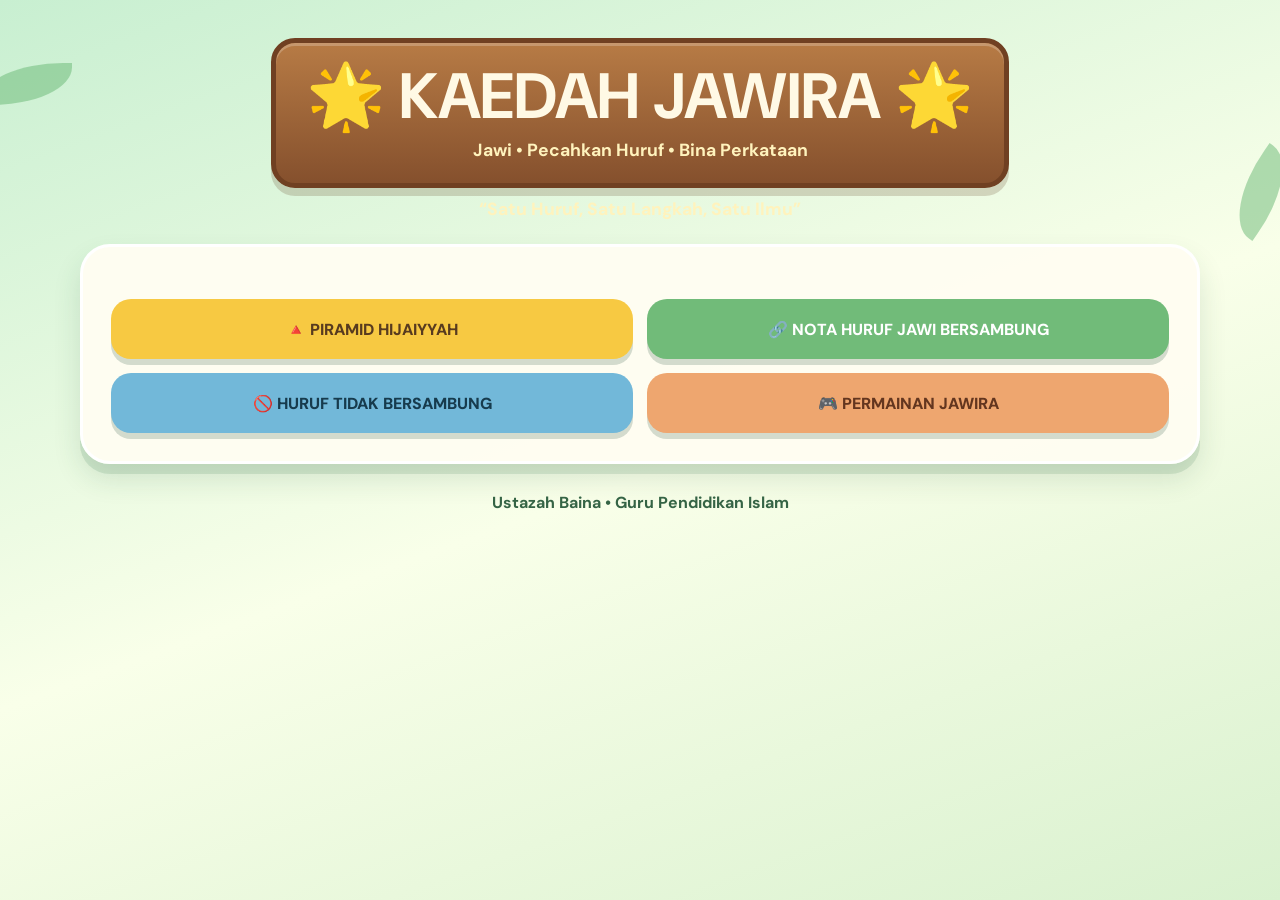
<file: index.html>
<!doctype html><html lang="ms"><head><meta charset="utf-8"><meta name="viewport" content="width=device-width,initial-scale=1"><title>JAWIRA • Utama</title><link rel="stylesheet" href="style.css"></head><body><div class="app"><span class="leaf one"></span><span class="leaf two"></span><main class="container"><section class="hero"><div class="wood"><h1>🌟 KAEDAH JAWIRA 🌟</h1><p>Jawi • Pecahkan Huruf • Bina Perkataan</p></div><p class="slogan">“Satu Huruf, Satu Langkah, Satu Ilmu”</p></section><div class="paper"><div class="menu"><button class="btn yellow" onclick="location.href='kotak1.html'">🔺 PIRAMID HIJAIYYAH</button><button class="btn green" onclick="location.href='kotak2.html'">🔗 NOTA HURUF JAWI BERSAMBUNG</button><button class="btn blue" onclick="location.href='kotak3.html'">🚫 HURUF TIDAK BERSAMBUNG</button><button class="btn orange" onclick="location.href='kotak4.html'">🎮 PERMAINAN JAWIRA</button></div></div></main><footer>Ustazah Baina • Guru Pendidikan Islam</footer></div></body></html>
</file>
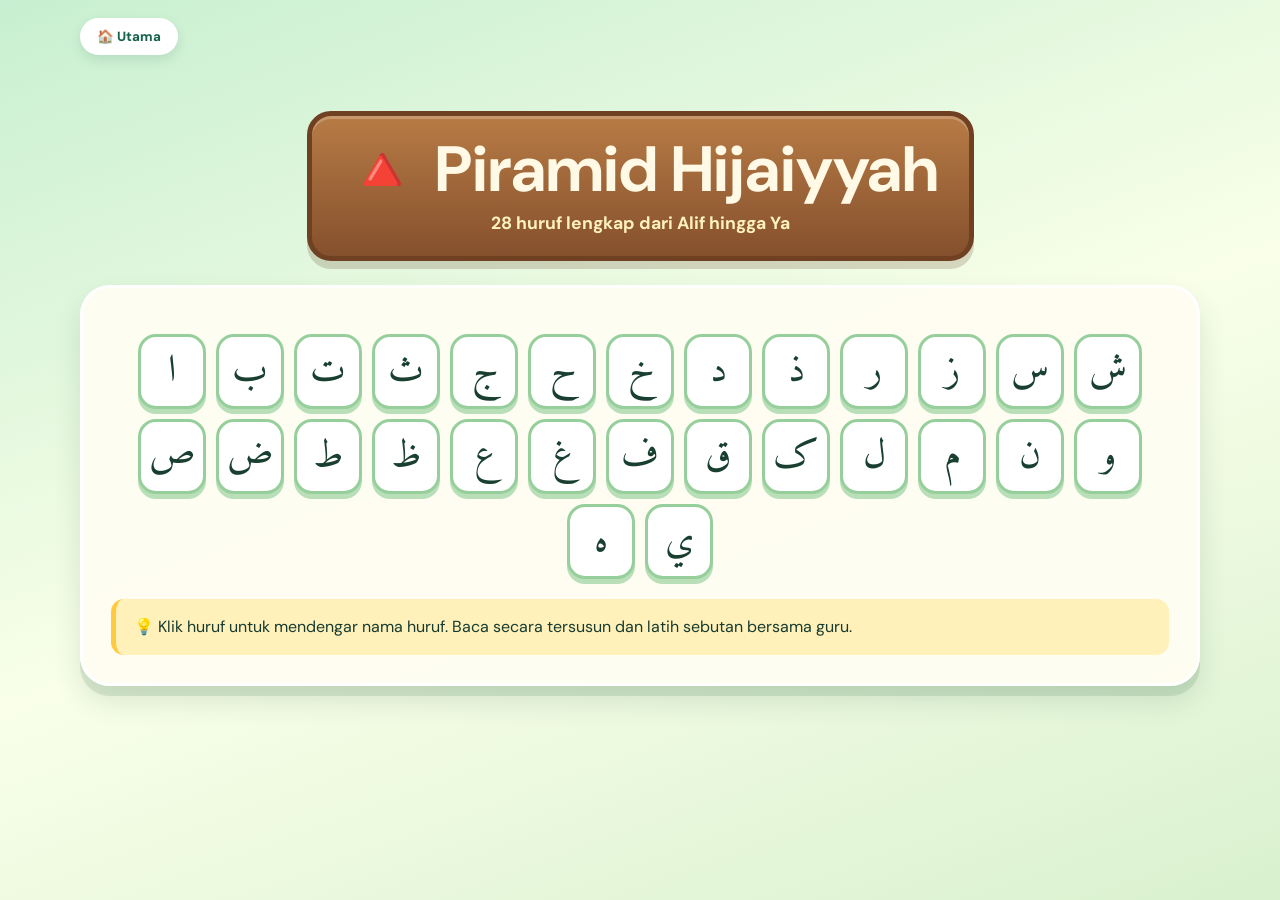
<file: kotak1.html>
<!doctype html><html lang="ms"><head><meta charset="utf-8"><meta name="viewport" content="width=device-width,initial-scale=1"><title>Piramid Hijaiyyah</title><link rel="stylesheet" href="style.css"></head><body><div class="app"><main class="container"><div class="topbar"><button onclick="location.href='index.html'">🏠 Utama</button></div><section class="hero"><div class="wood"><h1>🔺 Piramid Hijaiyyah</h1><p>28 huruf lengkap dari Alif hingga Ya</p></div></section><div class="paper"><div id="pyramid" class="letters"></div><div class="note">💡 Klik huruf untuk mendengar nama huruf. Baca secara tersusun dan latih sebutan bersama guru.</div></div></main></div><script src="script.js"></script><script>
const letters=[["ا","Alif"],["ب","Ba"],["ت","Ta"],["ث","Tha"],["ج","Jim"],["ح","Ha"],["خ","Kha"],["د","Dal"],["ذ","Dzal"],["ر","Ra"],["ز","Zai"],["س","Sin"],["ش","Syin"],["ص","Sad"],["ض","Dad"],["ط","Ta"],["ظ","Za"],["ع","Ain"],["غ","Ghain"],["ف","Fa"],["ق","Qaf"],["ک","Kaf"],["ل","Lam"],["م","Mim"],["ن","Nun"],["و","Wau"],["ه","Ha"],["ي","Ya"]];
document.getElementById("pyramid").innerHTML=letters.map(x=>`<button class="letter" onclick="speakName('${x[1]}')">${x[0]}</button>`).join("");
function speakName(t){if("speechSynthesis" in window){let u=new SpeechSynthesisUtterance(t);u.lang="ms-MY";speechSynthesis.speak(u)}}
</script></body></html>
</file>
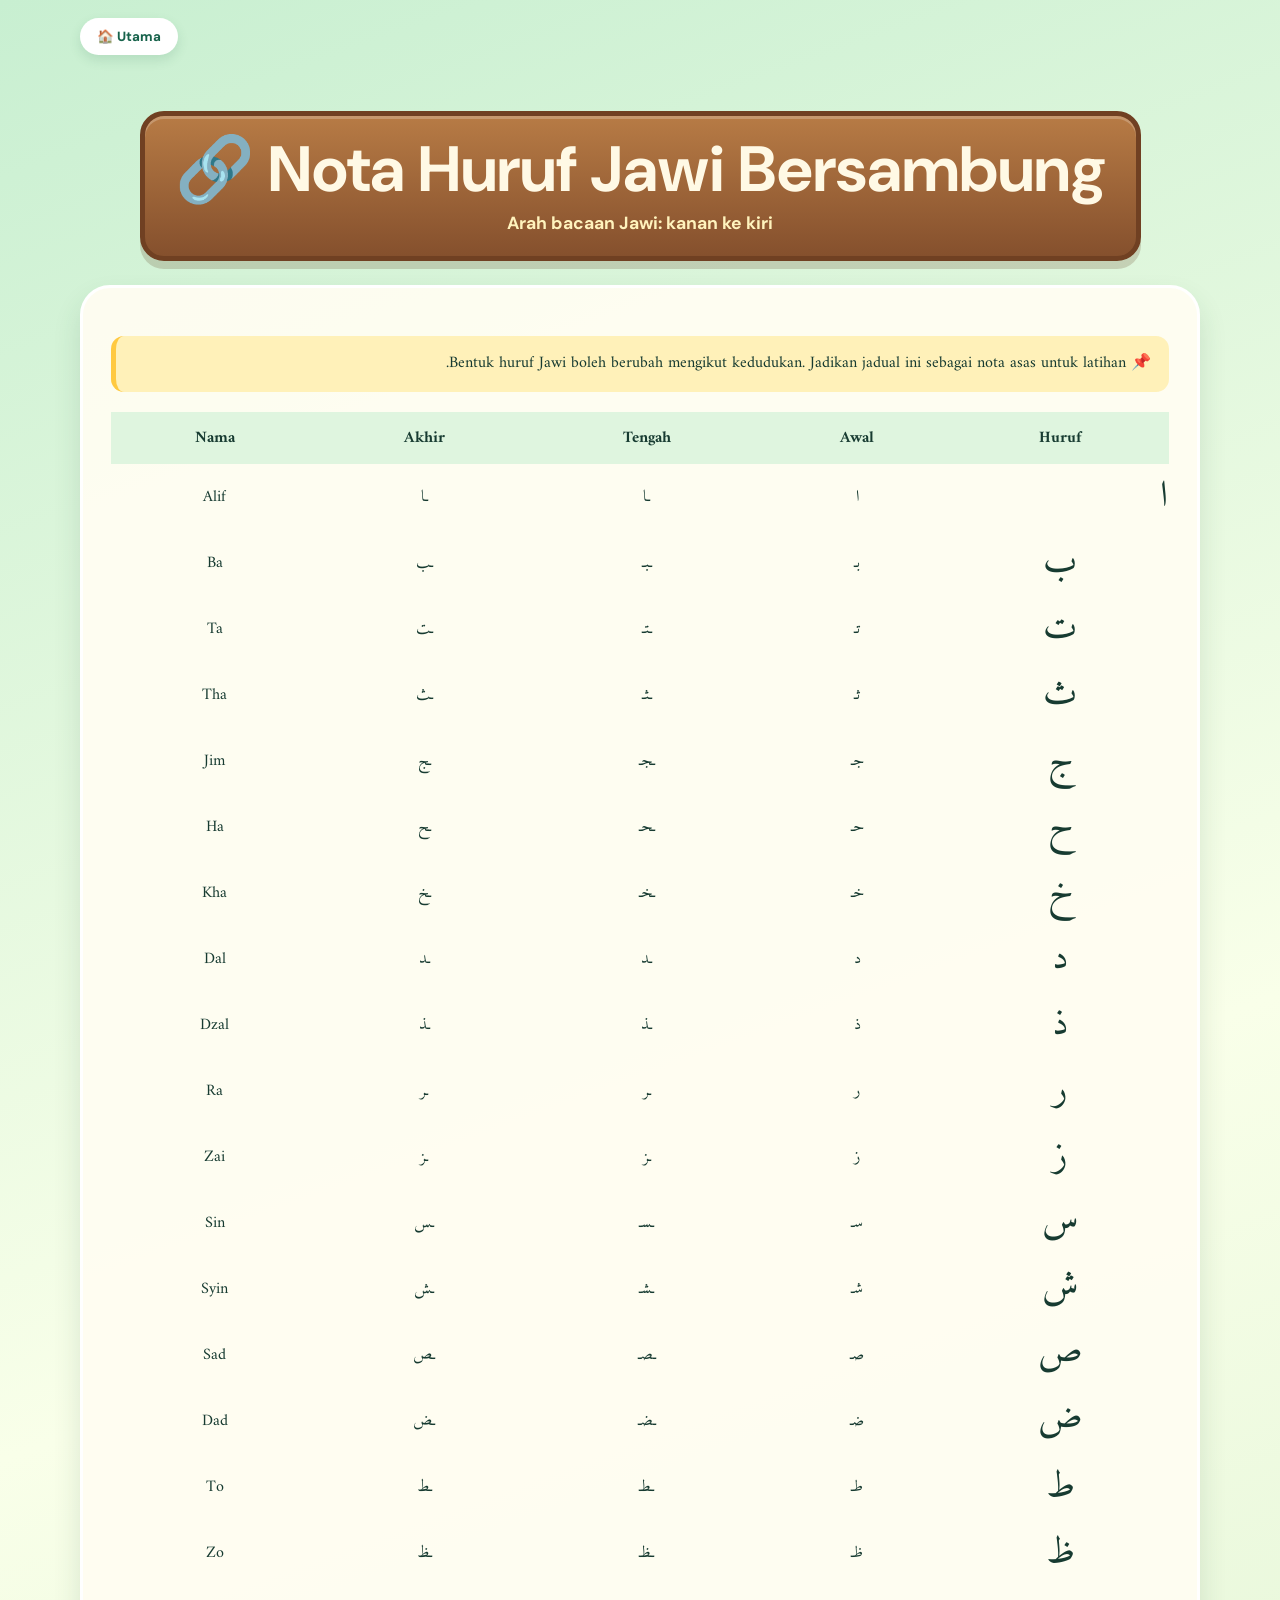
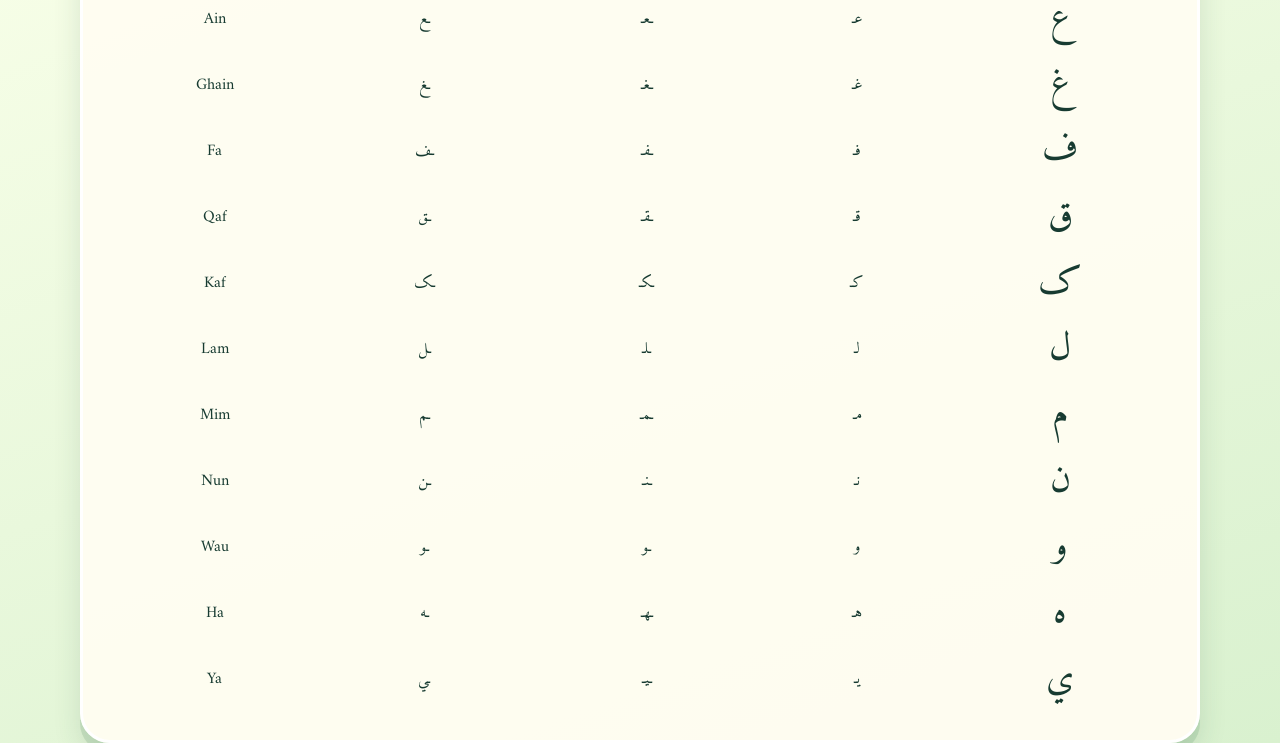
<file: kotak2.html>
<!doctype html><html lang="ms"><head><meta charset="utf-8"><meta name="viewport" content="width=device-width,initial-scale=1"><title>Nota Huruf Jawi Bersambung</title><link rel="stylesheet" href="style.css"></head><body><div class="app"><main class="container"><div class="topbar"><button onclick="location.href='index.html'">🏠 Utama</button></div><section class="hero"><div class="wood"><h1>🔗 Nota Huruf Jawi Bersambung</h1><p>Arah bacaan Jawi: kanan ke kiri</p></div></section><div class="paper jawi"><div class="note">📌 Bentuk huruf Jawi boleh berubah mengikut kedudukan. Jadikan jadual ini sebagai nota asas untuk latihan.</div><div style="overflow:auto;margin-top:20px"><table style="width:100%;border-collapse:collapse;text-align:center"><thead><tr><th style="padding:12px;background:#dff5df">Huruf</th><th style="padding:12px;background:#dff5df">Awal</th><th style="padding:12px;background:#dff5df">Tengah</th><th style="padding:12px;background:#dff5df">Akhir</th><th style="padding:12px;background:#dff5df">Nama</th></tr></thead><tbody>
<tr><td class="jawi" style="font-size:2.3rem">ا</td><td>ا</td><td>ـا</td><td>ـا</td><td>Alif</td></tr><tr><td style="font-size:2.3rem">ب</td><td>بـ</td><td>ـبـ</td><td>ـب</td><td>Ba</td></tr><tr><td style="font-size:2.3rem">ت</td><td>تـ</td><td>ـتـ</td><td>ـت</td><td>Ta</td></tr><tr><td style="font-size:2.3rem">ث</td><td>ثـ</td><td>ـثـ</td><td>ـث</td><td>Tha</td></tr><tr><td style="font-size:2.3rem">ج</td><td>جـ</td><td>ـجـ</td><td>ـج</td><td>Jim</td></tr><tr><td style="font-size:2.3rem">ح</td><td>حـ</td><td>ـحـ</td><td>ـح</td><td>Ha</td></tr><tr><td style="font-size:2.3rem">خ</td><td>خـ</td><td>ـخـ</td><td>ـخ</td><td>Kha</td></tr><tr><td style="font-size:2.3rem">د</td><td>د</td><td>ـد</td><td>ـد</td><td>Dal</td></tr><tr><td style="font-size:2.3rem">ذ</td><td>ذ</td><td>ـذ</td><td>ـذ</td><td>Dzal</td></tr><tr><td style="font-size:2.3rem">ر</td><td>ر</td><td>ـر</td><td>ـر</td><td>Ra</td></tr><tr><td style="font-size:2.3rem">ز</td><td>ز</td><td>ـز</td><td>ـز</td><td>Zai</td></tr><tr><td style="font-size:2.3rem">س</td><td>سـ</td><td>ـسـ</td><td>ـس</td><td>Sin</td></tr><tr><td style="font-size:2.3rem">ش</td><td>شـ</td><td>ـشـ</td><td>ـش</td><td>Syin</td></tr><tr><td style="font-size:2.3rem">ص</td><td>صـ</td><td>ـصـ</td><td>ـص</td><td>Sad</td></tr><tr><td style="font-size:2.3rem">ض</td><td>ضـ</td><td>ـضـ</td><td>ـض</td><td>Dad</td></tr><tr><td style="font-size:2.3rem">ط</td><td>طـ</td><td>ـطـ</td><td>ـط</td><td>To</td></tr><tr><td style="font-size:2.3rem">ظ</td><td>ظـ</td><td>ـظـ</td><td>ـظ</td><td>Zo</td></tr><tr><td style="font-size:2.3rem">ع</td><td>عـ</td><td>ـعـ</td><td>ـع</td><td>Ain</td></tr><tr><td style="font-size:2.3rem">غ</td><td>غـ</td><td>ـغـ</td><td>ـغ</td><td>Ghain</td></tr><tr><td style="font-size:2.3rem">ف</td><td>فـ</td><td>ـفـ</td><td>ـف</td><td>Fa</td></tr><tr><td style="font-size:2.3rem">ق</td><td>قـ</td><td>ـقـ</td><td>ـق</td><td>Qaf</td></tr><tr><td style="font-size:2.3rem">ک</td><td>کـ</td><td>ـکـ</td><td>ـک</td><td>Kaf</td></tr><tr><td style="font-size:2.3rem">ل</td><td>لـ</td><td>ـلـ</td><td>ـل</td><td>Lam</td></tr><tr><td style="font-size:2.3rem">م</td><td>مـ</td><td>ـمـ</td><td>ـم</td><td>Mim</td></tr><tr><td style="font-size:2.3rem">ن</td><td>نـ</td><td>ـنـ</td><td>ـن</td><td>Nun</td></tr><tr><td style="font-size:2.3rem">و</td><td>و</td><td>ـو</td><td>ـو</td><td>Wau</td></tr><tr><td style="font-size:2.3rem">ه</td><td>هـ</td><td>ـهـ</td><td>ـه</td><td>Ha</td></tr><tr><td style="font-size:2.3rem">ي</td><td>يـ</td><td>ـيـ</td><td>ـي</td><td>Ya</td></tr>
</tbody></table></div></div></main></div></body></html>
</file>
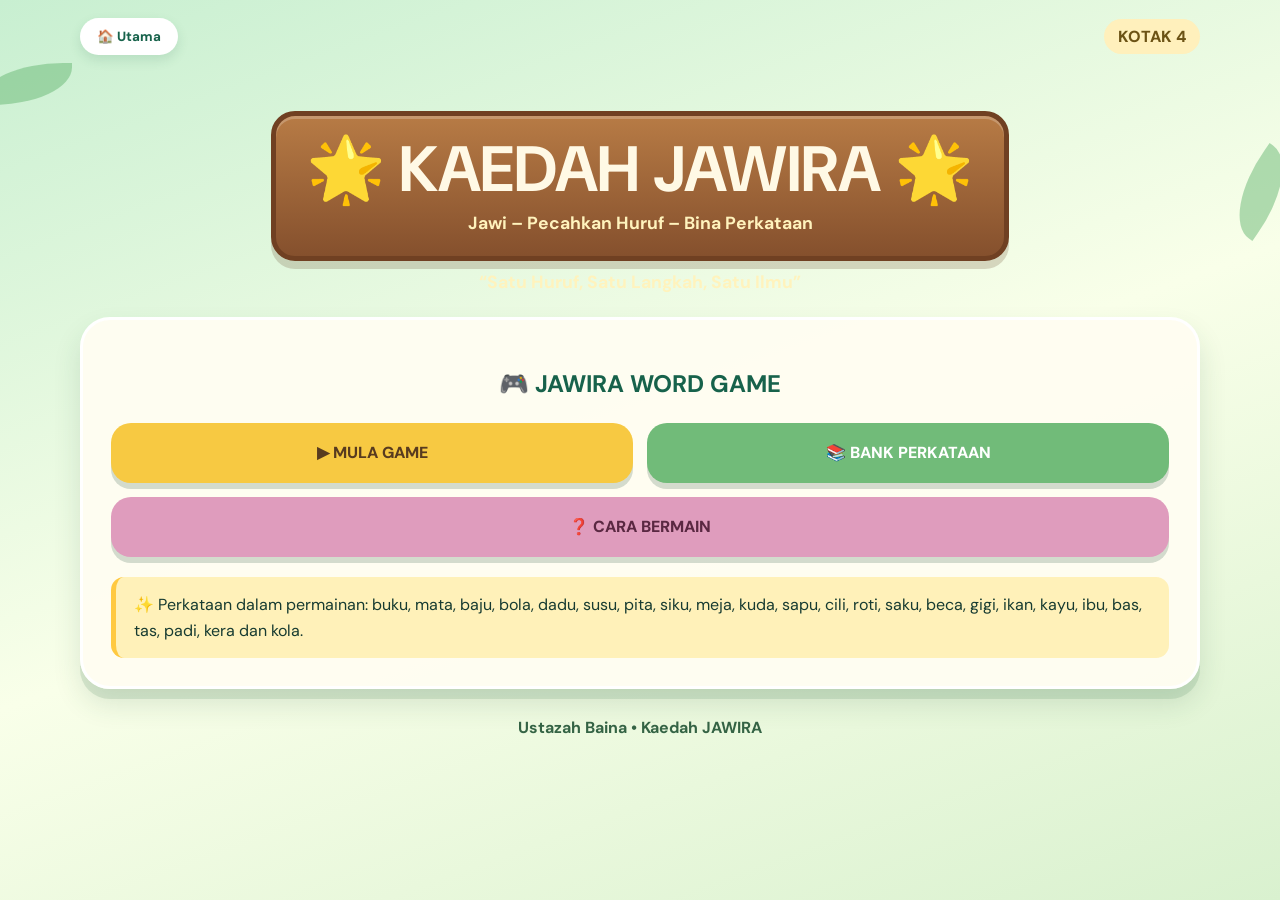
<file: kotak4.html>
<!doctype html><html lang="ms"><head><meta charset="utf-8"><meta name="viewport" content="width=device-width,initial-scale=1"><title>Permainan JAWIRA</title><link rel="stylesheet" href="style.css"></head><body><div class="app"><span class="leaf one"></span><span class="leaf two"></span><main class="container">
<section id="homeScreen" class="screen active"><div class="topbar"><button onclick="location.href='index.html'">🏠 Utama</button><span class="badge">KOTAK 4</span></div><section class="hero"><div class="wood"><h1>🌟 KAEDAH JAWIRA 🌟</h1><p>Jawi – Pecahkan Huruf – Bina Perkataan</p></div><p class="slogan">“Satu Huruf, Satu Langkah, Satu Ilmu”</p></section><div class="paper"><h2 style="text-align:center;color:#17624b">🎮 JAWIRA WORD GAME</h2><div class="menu"><button id="start" class="btn yellow">▶ MULA GAME</button><button id="learn" class="btn green">📚 BANK PERKATAAN</button><button id="how" class="btn pink wide">❓ CARA BERMAIN</button></div><div class="note">✨ Perkataan dalam permainan: buku, mata, baju, bola, dadu, susu, pita, siku, meja, kuda, sapu, cili, roti, saku, beca, gigi, ikan, kayu, ibu, bas, tas, padi, kera dan kola.</div></div></section>
<section id="gameScreen" class="screen"><div class="topbar"><button id="home">🏠 Utama</button><div class="status"><span class="pill">⭐ <span id="score">0</span> MARKAH</span></div></div><div class="paper"><div class="game-title"><span class="badge">RUMI → JAWI → BINA</span><h2>JAWIKAN PERKATAAN INI</h2><p>Pilih kad huruf Jawi dan susun mengikut perkataan yang betul.</p></div><div id="gameWord" style="text-align:center;font-size:2rem;font-weight:800;color:#e18232;margin:20px"></div><div id="answer" class="answer jawi word"></div><div id="letters" class="letters"></div><div class="actions"><button id="check" class="btn green">✓ SEMAK JAWAPAN</button> <button id="next" class="btn yellow">➡ SETERUSNYA</button> <button id="listen" class="btn blue">🔊 DENGAR</button></div><div id="feedback" class="feedback"></div><div class="note">💡 Ingat: Jawi dibaca dan disusun <b>dari kanan ke kiri</b>.</div></div></section>
<section id="learnScreen" class="screen"><div class="topbar"><button onclick="show('homeScreen')">← Kembali</button></div><div class="paper"><h2 style="text-align:center;color:#17624b">📚 BANK PERKATAAN JAWI</h2><div id="bank" class="word-bank"></div></div></section>
<section id="infoScreen" class="screen"><div class="topbar"><button onclick="show('homeScreen')">← Kembali</button></div><div class="paper info"><h2>❓ Cara Bermain JAWIRA</h2><ol><li>Pilih perkataan Rumi yang diberikan.</li><li>Klik huruf Jawi satu demi satu.</li><li>Susun huruf mengikut ejaan Jawi yang betul.</li><li>Pastikan membaca dan menyusun <b>kanan ke kiri</b>.</li><li>Tekan <b>Semak Jawapan</b>.</li><li>Jawapan betul mendapat <b>10 markah</b>.</li><li>Tekan <b>Dengar</b> untuk mendengar sebutan perkataan.</li></ol></div></section>
</main><footer>Ustazah Baina • Kaedah JAWIRA</footer></div><script src="script.js"></script></body></html>
</file>
<file: style.css>
@import url('https://fonts.googleapis.com/css2?family=Amiri:wght@400;700&family=DM+Sans:wght@400;500;700;800&display=swap');
:root{--forest:#17624b;--leaf:#45a46b;--mint:#dff5df;--cream:#fffdf2;--wood:#9b6638;--gold:#ffc940;--ink:#173b31;--coral:#ef7e6a}
*{box-sizing:border-box}body{margin:0;font-family:"DM Sans",sans-serif;color:var(--ink);background:linear-gradient(160deg,#c8efd1,#f9ffe9 52%,#d9f1cf);min-height:100vh}
button{font-family:inherit}button:focus-visible{outline:4px solid var(--gold);outline-offset:3px}
.app{min-height:100vh;position:relative;overflow:hidden}.leaf{position:absolute;width:90px;height:42px;border-radius:90% 0 90% 0;background:#69b875;opacity:.5;pointer-events:none}.one{top:7%;left:-18px}.two{top:19%;right:-26px;transform:rotate(125deg)}.three{bottom:8%;left:-25px;transform:rotate(45deg)}
.container{width:min(1120px,92%);margin:auto}.topbar{padding:18px 0;position:relative;z-index:2;display:flex;justify-content:space-between;align-items:center;gap:12px}.topbar button{border:0;border-radius:999px;padding:10px 17px;background:#fff;color:var(--forest);font-weight:800;cursor:pointer;box-shadow:0 5px 12px #1b654222}
.hero{text-align:center;padding:38px 0 24px}.wood{display:inline-block;background:linear-gradient(#b77b45,#85502d);color:#fff9e5;border:5px solid #704022;border-radius:24px;padding:22px 30px;box-shadow:inset 0 3px #ffffff38,0 8px 0 #5c391d33}
.hero h1{margin:0;font-size:clamp(2rem,6vw,4rem);line-height:1}.hero p{margin:10px 0 0;color:#fff3bd;font-weight:700;font-size:1.1rem}.slogan{font-weight:800;color:#356445;margin:18px 0}
.paper{background:rgba(255,253,242,.96);border:3px solid #fff;border-radius:30px;box-shadow:0 10px 0 #37724a24,0 15px 28px #22583824;padding:28px}
.menu{display:grid;grid-template-columns:repeat(2,1fr);gap:14px;margin-top:24px}.btn{border:0;border-radius:20px;cursor:pointer;min-height:60px;padding:13px 20px;font-weight:800;font-size:1rem;box-shadow:0 6px 0 #133c2a2e;transition:.16s}.btn:hover{transform:translateY(-3px)}.green{background:#71bb79;color:#fff}.yellow{background:#f7c942;color:#583b1f}.blue{background:#72b8d9;color:#173b4d}.orange{background:#eea66f;color:#63361f}.pink{background:#df9cbd;color:#5a2842}.wide{grid-column:1/-1}
.screen{display:none;position:relative;z-index:1}.screen.active{display:block;animation:enter .35s ease}@keyframes enter{from{opacity:0;transform:translateY(12px)}to{opacity:1;transform:none}}
.status{display:flex;flex-wrap:wrap;gap:10px;justify-content:space-between;background:var(--forest);color:#fff;border-radius:22px;padding:14px;box-shadow:0 7px 0 #17433133;margin-bottom:18px}.pill{background:#ffffff29;border-radius:15px;padding:8px 12px;font-weight:800}
.game-title{text-align:center;color:var(--forest)}.game-title h2{margin:4px 0;font-size:2rem}.game-title p{font-weight:700;color:#4a6953}.jawi{font-family:Amiri,serif;direction:rtl;text-align:right}.word{font-size:clamp(3.5rem,10vw,6rem);line-height:1;color:var(--forest);text-align:center}
.answer{min-height:90px;border:3px dashed #5ea66b;border-radius:20px;background:#effbea;display:flex;align-items:center;justify-content:center;gap:8px;padding:12px}.letters{display:flex;flex-wrap:wrap;justify-content:center;gap:10px;margin-top:18px}.letter{min-width:68px;min-height:72px;border:3px solid #97cf9c;border-radius:18px;background:#fff;cursor:pointer;box-shadow:0 5px 0 #b8dfb8;font:2.4rem Amiri,serif;color:#183f2f}.letter:hover,.letter.selected{transform:translateY(-4px);background:#fff3bd}.letter:disabled{opacity:.35;cursor:default}
.actions{text-align:center;margin-top:18px}.feedback{text-align:center;min-height:28px;font-weight:800;margin:16px 0}.note{margin-top:20px;background:#fff1b9;border-left:5px solid var(--gold);padding:15px 18px;border-radius:13px;line-height:1.6}
.word-bank{display:grid;grid-template-columns:repeat(auto-fit,minmax(140px,1fr));gap:12px}.word-card{border:2px solid #b9ddc1;background:#f7fff4;border-radius:18px;padding:15px;text-align:center;cursor:pointer}.word-card:hover{background:#fff3bd}.word-card .jawi{font-size:2rem;text-align:center}
.info h2{color:var(--forest)}.info ul,.info ol{line-height:1.8}.badge{display:inline-block;background:#fff0bc;color:#6c5315;padding:7px 14px;border-radius:999px;font-weight:800}
footer{text-align:center;padding:28px;color:#356445;font-weight:700}
@media(max-width:700px){.menu{grid-template-columns:1fr}.wide{grid-column:auto}.paper{padding:20px}.status{justify-content:center}.letter{min-width:58px;min-height:64px;font-size:2rem}}
</file>
